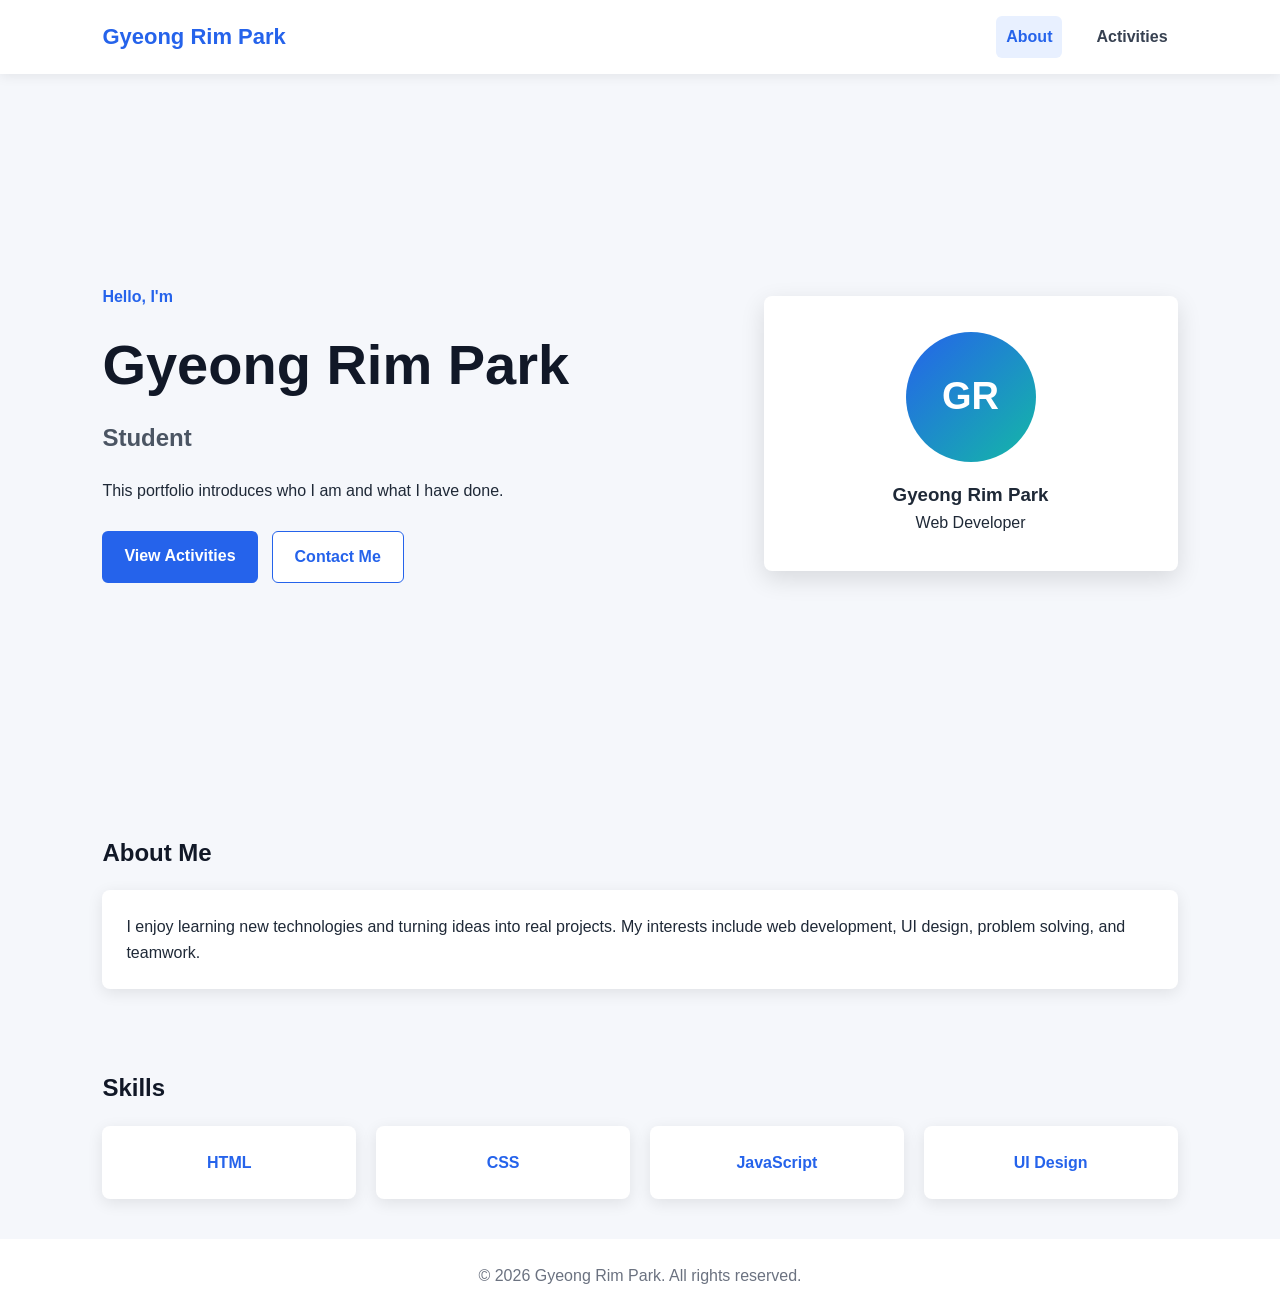
<file: index.html>
<!DOCTYPE html>
<html lang="en">
<head>
  <meta charset="UTF-8" />
  <meta name="viewport" content="width=device-width, initial-scale=1.0" />
  <title>Gyeong Rim Park | Portfolio</title>
  <link rel="stylesheet" href="style.css" />
</head>
<body>
  <header class="navbar">
    <div class="logo">Gyeong Rim Park</div>
    <button class="menu-btn" id="menuBtn" aria-label="Open menu">☰</button>
    <nav class="nav-links" id="navLinks">
      <a href="index.html" class="active">About</a>
      <a href="activities.html">Activities</a>
    </nav>
  </header>

  <main>
    <section class="hero">
      <div class="hero-text">
        <p class="tag">Hello, I'm</p>
        <h1>Gyeong Rim Park</h1>
        <h2>Student</h2>
        <p>
          This portfolio introduces who I am and what I have done.
        </p>
        <div class="hero-buttons">
          <a href="activities.html" class="btn primary">View Activities</a>
          <a href="mailto:rudfla710@gmail.com" class="btn secondary">Contact Me</a>
        </div>
      </div>

      <div class="profile-card">
        <div class="avatar">GR</div>
        <h3>Gyeong Rim Park</h3>
        <p>Web Developer</p>
      </div>
    </section>

    <section class="section">
      <h2>About Me</h2>
      <div class="card">
        <p>
          I enjoy learning new technologies and turning ideas into real projects.
          My interests include web development, UI design, problem solving, and teamwork.
        </p>
      </div>
    </section>

    <section class="section">
      <h2>Skills</h2>
      <div class="skill-grid">
        <div class="skill-card">HTML</div>
        <div class="skill-card">CSS</div>
        <div class="skill-card">JavaScript</div>
        <div class="skill-card">UI Design</div>
      </div>
    </section>
  </main>

  <footer>
    <p>© 2026 Gyeong Rim Park. All rights reserved.</p>
  </footer>

  <script src="script.js"></script>
</body>
</html>
</file>
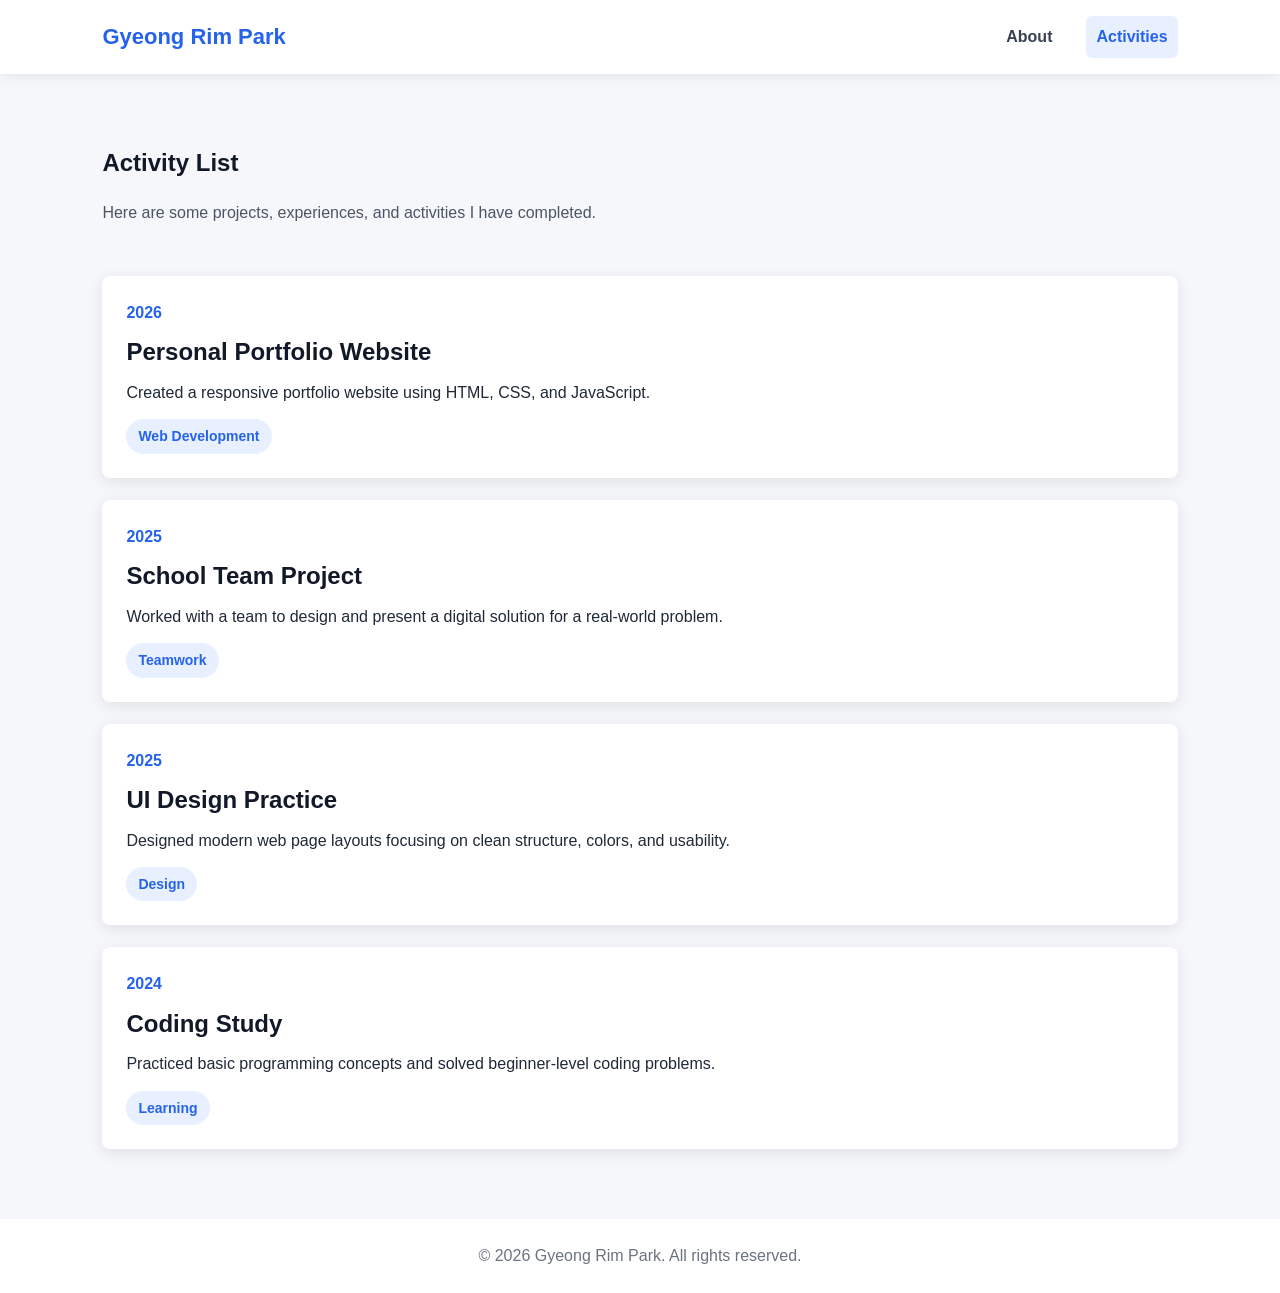
<file: activities.html>
<!DOCTYPE html>
<html lang="en">
<head>
  <meta charset="UTF-8" />
  <meta name="viewport" content="width=device-width, initial-scale=1.0" />
  <title>Activities | Gyeong Rim Park</title>
  <link rel="stylesheet" href="style.css" />
</head>
<body>
  <header class="navbar">
    <div class="logo">Gyeong Rim Park</div>
    <button class="menu-btn" id="menuBtn" aria-label="Open menu">☰</button>
    <nav class="nav-links" id="navLinks">
      <a href="index.html">About</a>
      <a href="activities.html" class="active">Activities</a>
    </nav>
  </header>

  <main>
    <section class="page-header">
      <h1>Activity List</h1>
      <p>Here are some projects, experiences, and activities I have completed.</p>
    </section>

    <section class="activity-list">
      <article class="activity-card">
        <span class="date">2026</span>
        <h2>Personal Portfolio Website</h2>
        <p>Created a responsive portfolio website using HTML, CSS, and JavaScript.</p>
        <span class="chip">Web Development</span>
      </article>

      <article class="activity-card">
        <span class="date">2025</span>
        <h2>School Team Project</h2>
        <p>Worked with a team to design and present a digital solution for a real-world problem.</p>
        <span class="chip">Teamwork</span>
      </article>

      <article class="activity-card">
        <span class="date">2025</span>
        <h2>UI Design Practice</h2>
        <p>Designed modern web page layouts focusing on clean structure, colors, and usability.</p>
        <span class="chip">Design</span>
      </article>

      <article class="activity-card">
        <span class="date">2024</span>
        <h2>Coding Study</h2>
        <p>Practiced basic programming concepts and solved beginner-level coding problems.</p>
        <span class="chip">Learning</span>
      </article>
    </section>
  </main>

  <footer>
    <p>© 2026 Gyeong Rim Park. All rights reserved.</p>
  </footer>

  <script src="script.js"></script>
</body>
</html>
</file>
<file: style.css>
* {
  box-sizing: border-box;
  margin: 0;
  padding: 0;
}

body {
  font-family: Arial, sans-serif;
  background: #f5f7fb;
  color: #1f2937;
  line-height: 1.6;
}

.navbar {
  position: sticky;
  top: 0;
  z-index: 10;
  display: flex;
  justify-content: space-between;
  align-items: center;
  padding: 16px 8%;
  background: #ffffff;
  box-shadow: 0 2px 12px rgba(0, 0, 0, 0.08);
}

.logo {
  font-size: 22px;
  font-weight: 700;
  color: #2563eb;
}

.nav-links {
  display: flex;
  gap: 24px;
}

.nav-links a {
  text-decoration: none;
  color: #374151;
  font-weight: 600;
  padding: 8px 10px;
  border-radius: 6px;
}

.nav-links a:hover,
.nav-links a.active {
  background: #e8f0ff;
  color: #2563eb;
}

.menu-btn {
  display: none;
  border: none;
  background: none;
  font-size: 26px;
  cursor: pointer;
}

.hero {
  display: grid;
  grid-template-columns: 1.5fr 1fr;
  gap: 40px;
  align-items: center;
  min-height: 80vh;
  padding: 70px 8%;
}

.tag {
  color: #2563eb;
  font-weight: 700;
  margin-bottom: 10px;
}

.hero h1 {
  font-size: 56px;
  color: #111827;
}

.hero h2 {
  font-size: 24px;
  color: #4b5563;
  margin: 10px 0 20px;
}

.hero p {
  max-width: 600px;
}

.hero-buttons {
  margin-top: 28px;
  display: flex;
  gap: 14px;
  flex-wrap: wrap;
}

.btn {
  text-decoration: none;
  padding: 12px 22px;
  border-radius: 6px;
  font-weight: 700;
  transition: 0.2s;
}

.btn.primary {
  background: #2563eb;
  color: white;
}

.btn.primary:hover {
  background: #1d4ed8;
}

.btn.secondary {
  background: white;
  color: #2563eb;
  border: 1px solid #2563eb;
}

.btn.secondary:hover {
  background: #e8f0ff;
}

.profile-card {
  background: white;
  padding: 36px;
  border-radius: 8px;
  text-align: center;
  box-shadow: 0 8px 24px rgba(0, 0, 0, 0.12);
}

.avatar {
  width: 130px;
  height: 130px;
  margin: 0 auto 18px;
  border-radius: 50%;
  background: linear-gradient(135deg, #2563eb, #14b8a6);
  color: white;
  display: flex;
  justify-content: center;
  align-items: center;
  font-size: 38px;
  font-weight: 700;
}

.section {
  padding: 40px 8%;
}

.section h2,
.page-header h1 {
  margin-bottom: 18px;
  color: #111827;
}

.card,
.skill-card,
.activity-card {
  background: white;
  border-radius: 8px;
  padding: 24px;
  box-shadow: 0 4px 16px rgba(0, 0, 0, 0.09);
}

.skill-grid {
  display: grid;
  grid-template-columns: repeat(4, 1fr);
  gap: 20px;
}

.skill-card {
  text-align: center;
  font-weight: 700;
  color: #2563eb;
}

.page-header {
  padding: 70px 8% 30px;
}

.page-header p {
  color: #4b5563;
}

.activity-list {
  padding: 20px 8% 70px;
  display: grid;
  gap: 22px;
}

.activity-card {
  transition: 0.2s;
}

.activity-card:hover {
  transform: translateY(-4px);
}

.activity-card h2 {
  margin: 8px 0;
  color: #111827;
}

.date {
  color: #2563eb;
  font-weight: 700;
}

.chip {
  display: inline-block;
  margin-top: 14px;
  padding: 6px 12px;
  background: #e8f0ff;
  color: #2563eb;
  border-radius: 999px;
  font-size: 14px;
  font-weight: 700;
}

footer {
  text-align: center;
  padding: 24px;
  background: #ffffff;
  color: #6b7280;
}

@media (max-width: 768px) {
  .menu-btn {
    display: block;
  }

  .nav-links {
    display: none;
    position: absolute;
    top: 64px;
    right: 8%;
    flex-direction: column;
    background: white;
    width: 180px;
    padding: 14px;
    border-radius: 8px;
    box-shadow: 0 8px 24px rgba(0, 0, 0, 0.12);
  }

  .nav-links.show {
    display: flex;
  }

  .hero {
    grid-template-columns: 1fr;
    padding-top: 50px;
    text-align: center;
  }

  .hero h1 {
    font-size: 42px;
  }

  .hero p {
    margin: 0 auto;
  }

  .hero-buttons {
    justify-content: center;
  }

  .skill-grid {
    grid-template-columns: repeat(2, 1fr);
  }
}

@media (max-width: 480px) {
  .hero h1 {
    font-size: 34px;
  }

  .skill-grid {
    grid-template-columns: 1fr;
  }

  .profile-card {
    padding: 26px;
  }
}
</file>
